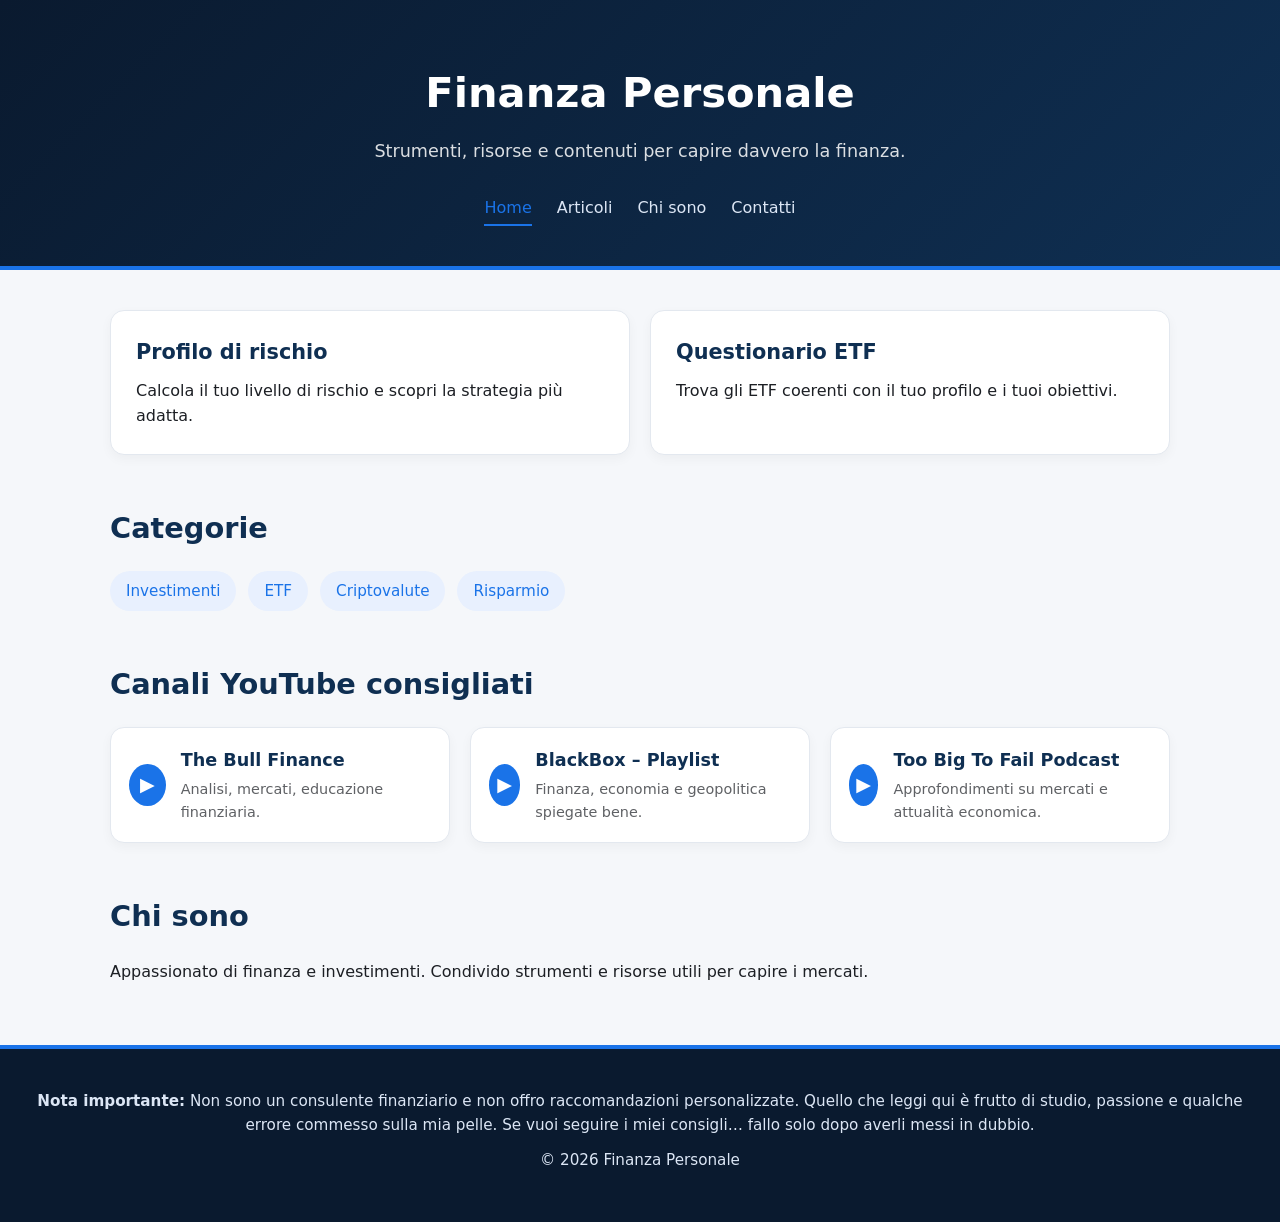
<file: index.html>
<!DOCTYPE html>
<html lang="it">
<head>
    <meta charset="UTF-8">
    <meta name="viewport" content="width=device-width, initial-scale=1.0">
    <title>Finanza Personale</title>
    <link rel="stylesheet" href="style.css">
</head>

<body>

    <header class="app-header">
        <h1>Finanza Personale</h1>
        <p class="subtitle">Strumenti, risorse e contenuti per capire davvero la finanza.</p>

        <nav class="app-nav">
            <a href="index.html" class="active">Home</a>
            <a href="articoli.html">Articoli</a>
            <a href="chi-sono.html">Chi sono</a>
            <a href="contatti.html">Contatti</a>
        </nav>
    </header>

    <main class="app-container">

        <!-- DASHBOARD CARDS -->
        <section class="dashboard">
            <a href="profilo-rischio.html" class="dash-card">
                <h3>Profilo di rischio</h3>
                <p>Calcola il tuo livello di rischio e scopri la strategia più adatta.</p>
            </a>

            <a href="questionario.html" class="dash-card">
                <h3>Questionario ETF</h3>
                <p>Trova gli ETF coerenti con il tuo profilo e i tuoi obiettivi.</p>
            </a>
        </section>

        <!-- CATEGORIE -->
        <section class="section-block">
            <h2>Categorie</h2>
            <div class="tag-grid">
                <span class="tag">Investimenti</span>
                <span class="tag">ETF</span>
                <span class="tag">Criptovalute</span>
                <span class="tag">Risparmio</span>
            </div>
        </section>

        <!-- YOUTUBE -->
        <section class="section-block">
            <h2>Canali YouTube consigliati</h2>

            <div class="yt-grid">

                <a class="yt-card" href="https://www.youtube.com/@thebull_finance" target="_blank">
                    <div class="yt-icon">▶</div>
                    <div class="yt-info">
                        <h3>The Bull Finance</h3>
                        <p>Analisi, mercati, educazione finanziaria.</p>
                    </div>
                </a>

                <a class="yt-card" href="https://www.youtube.com/playlist?list=PLlcZfiOunO5Eo5RmzzrlEgqEJbmg8cez0" target="_blank">
                    <div class="yt-icon">▶</div>
                    <div class="yt-info">
                        <h3>BlackBox – Playlist</h3>
                        <p>Finanza, economia e geopolitica spiegate bene.</p>
                    </div>
                </a>

                <a class="yt-card" href="https://www.youtube.com/@TooBigToFailPodcast" target="_blank">
                    <div class="yt-icon">▶</div>
                    <div class="yt-info">
                        <h3>Too Big To Fail Podcast</h3>
                        <p>Approfondimenti su mercati e attualità economica.</p>
                    </div>
                </a>

            </div>
        </section>

        <!-- CHI SONO -->
        <section class="section-block">
            <h2>Chi sono</h2>
            <p>Appassionato di finanza e investimenti. Condivido strumenti e risorse utili per capire i mercati.</p>
        </section>

    </main>

    <footer class="app-footer">
        <p><strong>Nota importante:</strong> Non sono un consulente finanziario e non offro raccomandazioni personalizzate. 
        Quello che leggi qui è frutto di studio, passione e qualche errore commesso sulla mia pelle. 
        Se vuoi seguire i miei consigli… fallo solo dopo averli messi in dubbio.</p>

        <p>© 2026 Finanza Personale</p>
    </footer>

</body>
</html>
</file>
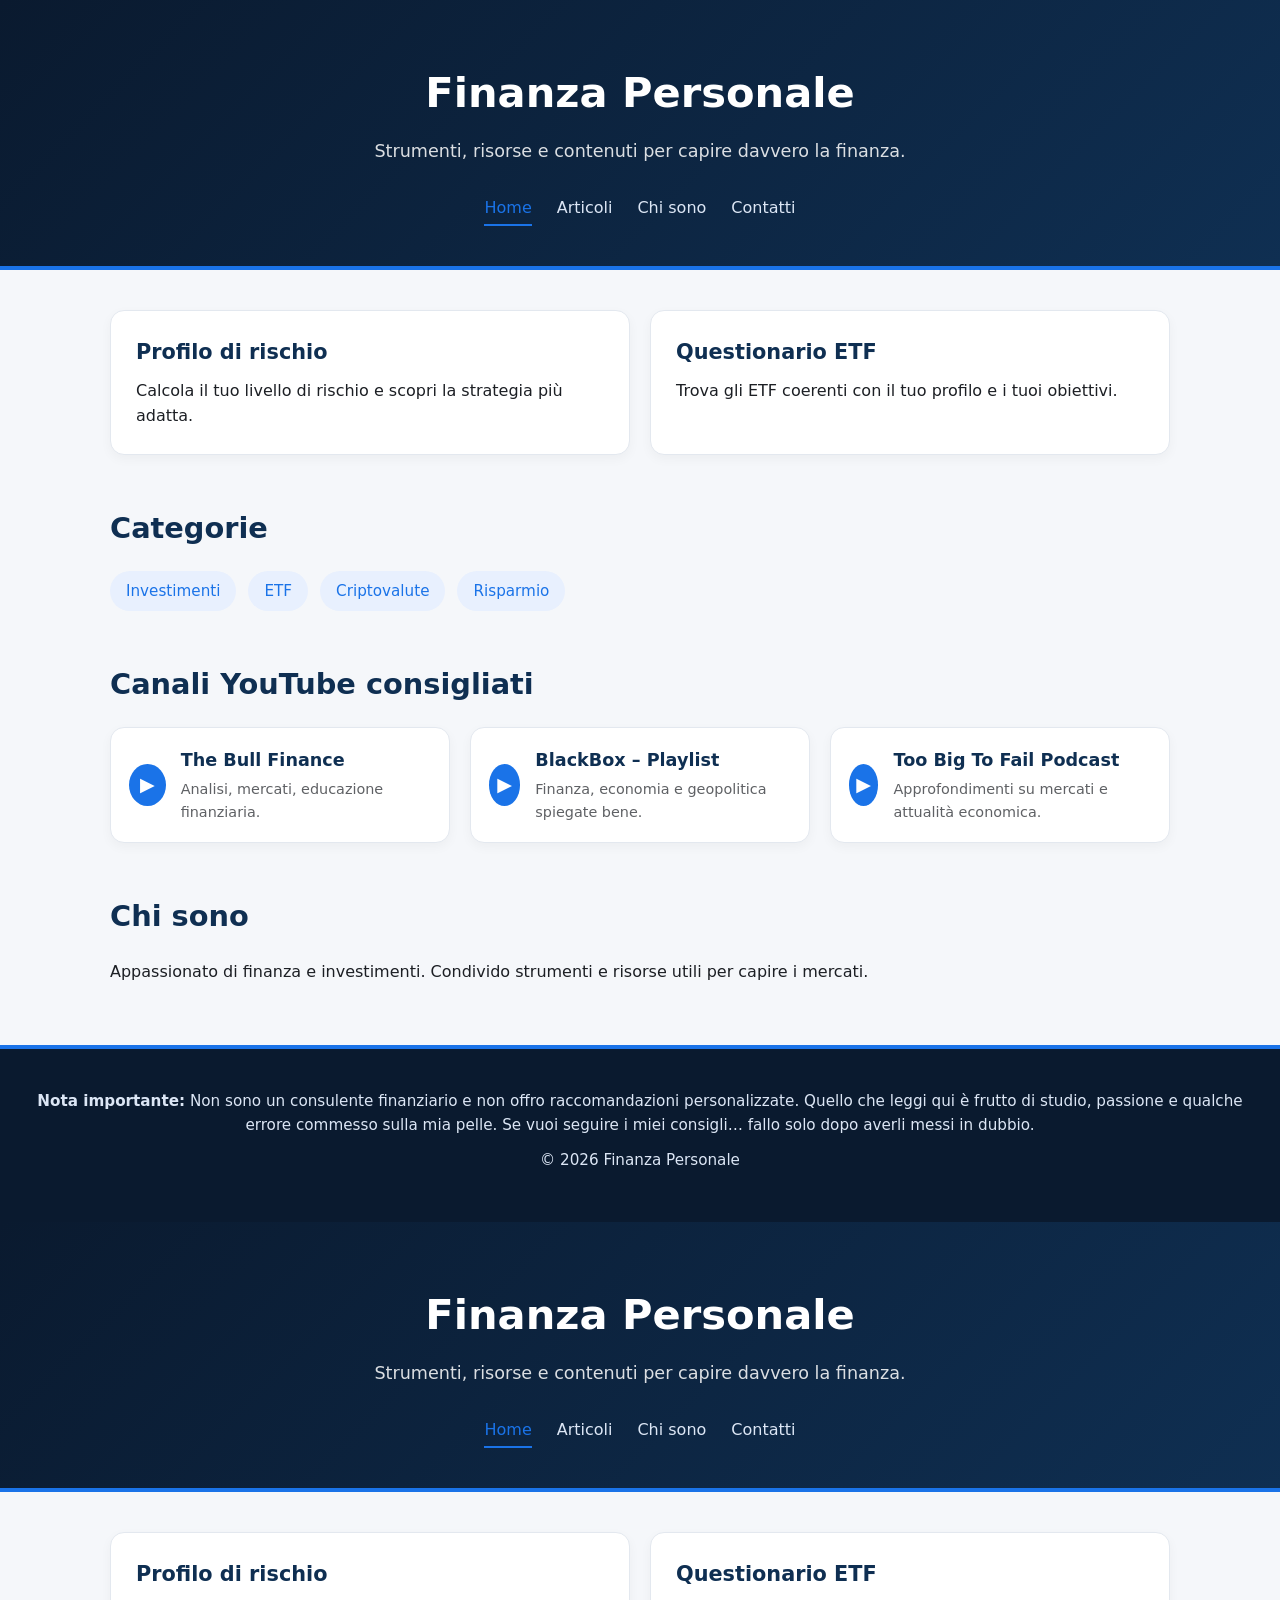
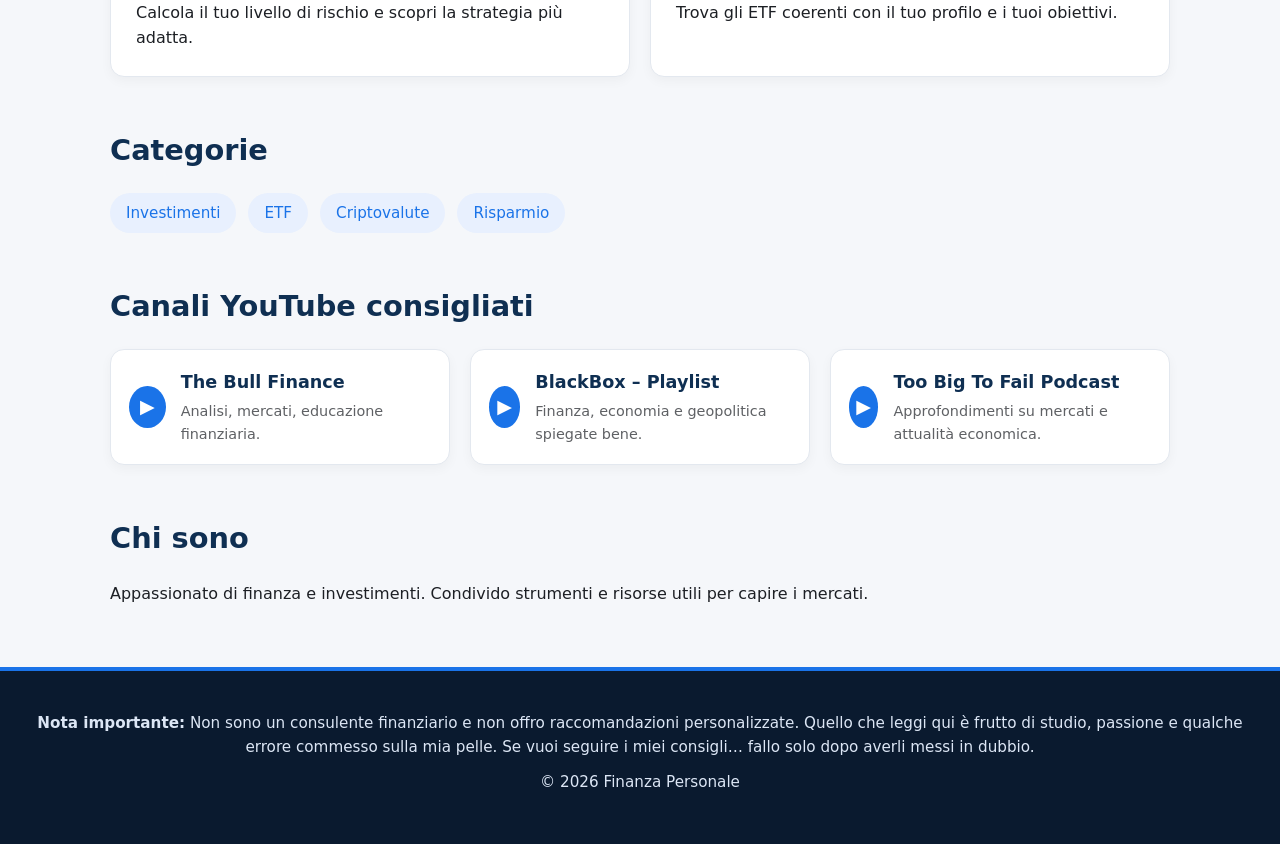
<file: index.HTML>
<!DOCTYPE html>
<html lang="it">
<head>
    <meta charset="UTF-8">
    <meta name="viewport" content="width=device-width, initial-scale=1.0">
    <title>Finanza Personale</title>

    <!-- Google tag (gtag.js) -->
    <script async src="https://www.googletagmanager.com/gtag/js?id=G-FKNCX0K0P9"></script>
    <script>
      window.dataLayer = window.dataLayer || [];
      function gtag(){dataLayer.push(arguments);}
      gtag('js', new Date());
      gtag('config', 'G-FKNCX0K0P9');
    </script>

    <link rel="stylesheet" href="style.css">
</head>
<body>
    <header class="app-header">
        <h1>Finanza Personale</h1>
        <p class="subtitle">Strumenti, risorse e contenuti per capire davvero la finanza.</p>
        <nav class="app-nav">
            <a href="index.html" class="active">Home</a>
            <a href="articoli.html">Articoli</a>
            <a href="chi-sono.html">Chi sono</a>
            <a href="contatti.html">Contatti</a>
        </nav>
    </header>
    <main class="app-container">
        <!-- DASHBOARD CARDS -->
        <section class="dashboard">
            <a href="profilo-rischio.html" class="dash-card">
                <h3>Profilo di rischio</h3>
                <p>Calcola il tuo livello di rischio e scopri la strategia più adatta.</p>
            </a>
            <a href="questionario.html" class="dash-card">
                <h3>Questionario ETF</h3>
                <p>Trova gli ETF coerenti con il tuo profilo e i tuoi obiettivi.</p>
            </a>
        </section>
        <!-- CATEGORIE -->
        <section class="section-block">
            <h2>Categorie</h2>
            <div class="tag-grid">
                <span class="tag">Investimenti</span>
                <span class="tag">ETF</span>
                <span class="tag">Criptovalute</span>
                <span class="tag">Risparmio</span>
            </div>
        </section>
        <!-- YOUTUBE -->
        <section class="section-block">
            <h2>Canali YouTube consigliati</h2>
            <div class="yt-grid">
                <a class="yt-card" href="https://www.youtube.com/@thebull_finance" target="_blank">
                    <div class="yt-icon">▶</div>
                    <div class="yt-info">
                        <h3>The Bull Finance</h3>
                        <p>Analisi, mercati, educazione finanziaria.</p>
                    </div>
                </a>
                <a class="yt-card" href="https://www.youtube.com/playlist?list=PLlcZfiOunO5Eo5RmzzrlEgqEJbmg8cez0" target="_blank">
                    <div class="yt-icon">▶</div>
                    <div class="yt-info">
                        <h3>BlackBox – Playlist</h3>
                        <p>Finanza, economia e geopolitica spiegate bene.</p>
                    </div>
                </a>
                <a class="yt-card" href="https://www.youtube.com/@TooBigToFailPodcast" target="_blank">
                    <div class="yt-icon">▶</div>
                    <div class="yt-info">
                        <h3>Too Big To Fail Podcast</h3>
                        <p>Approfondimenti su mercati e attualità economica.</p>
                    </div>
                </a>
            </div>
        </section>
        <!-- CHI SONO -->
        <section class="section-block">
            <h2>Chi sono</h2>
            <p>Appassionato di finanza e investimenti. Condivido strumenti e risorse utili per capire i mercati.</p>
        </section>
    </main>
    <footer class="app-footer">
        <p><strong>Nota importante:</strong> Non sono un consulente finanziario e non offro raccomandazioni personalizzate. 
        Quello che leggi qui è frutto di studio, passione e qualche errore commesso sulla mia pelle. 
        Se vuoi seguire i miei consigli… fallo solo dopo averli messi in dubbio.</p>
        <p>© 2026 Finanza Personale</p>
    </footer>
</body>
</html><!DOCTYPE html>
<html lang="it">
<head>
    <meta charset="UTF-8">
    <meta name="viewport" content="width=device-width, initial-scale=1.0">
    <title>Finanza Personale</title>
    <link rel="stylesheet" href="style.css">
</head>

<body>

    <header class="app-header">
        <h1>Finanza Personale</h1>
        <p class="subtitle">Strumenti, risorse e contenuti per capire davvero la finanza.</p>

        <nav class="app-nav">
            <a href="index.html" class="active">Home</a>
            <a href="articoli.html">Articoli</a>
            <a href="chi-sono.html">Chi sono</a>
            <a href="contatti.html">Contatti</a>
        </nav>
    </header>

    <main class="app-container">

        <!-- DASHBOARD CARDS -->
        <section class="dashboard">
            <a href="profilo-rischio.html" class="dash-card">
                <h3>Profilo di rischio</h3>
                <p>Calcola il tuo livello di rischio e scopri la strategia più adatta.</p>
            </a>

            <a href="questionario.html" class="dash-card">
                <h3>Questionario ETF</h3>
                <p>Trova gli ETF coerenti con il tuo profilo e i tuoi obiettivi.</p>
            </a>
        </section>

        <!-- CATEGORIE -->
        <section class="section-block">
            <h2>Categorie</h2>
            <div class="tag-grid">
                <span class="tag">Investimenti</span>
                <span class="tag">ETF</span>
                <span class="tag">Criptovalute</span>
                <span class="tag">Risparmio</span>
            </div>
        </section>

        <!-- YOUTUBE -->
        <section class="section-block">
            <h2>Canali YouTube consigliati</h2>

            <div class="yt-grid">

                <a class="yt-card" href="https://www.youtube.com/@thebull_finance" target="_blank">
                    <div class="yt-icon">▶</div>
                    <div class="yt-info">
                        <h3>The Bull Finance</h3>
                        <p>Analisi, mercati, educazione finanziaria.</p>
                    </div>
                </a>

                <a class="yt-card" href="https://www.youtube.com/playlist?list=PLlcZfiOunO5Eo5RmzzrlEgqEJbmg8cez0" target="_blank">
                    <div class="yt-icon">▶</div>
                    <div class="yt-info">
                        <h3>BlackBox – Playlist</h3>
                        <p>Finanza, economia e geopolitica spiegate bene.</p>
                    </div>
                </a>

                <a class="yt-card" href="https://www.youtube.com/@TooBigToFailPodcast" target="_blank">
                    <div class="yt-icon">▶</div>
                    <div class="yt-info">
                        <h3>Too Big To Fail Podcast</h3>
                        <p>Approfondimenti su mercati e attualità economica.</p>
                    </div>
                </a>

            </div>
        </section>

        <!-- CHI SONO -->
        <section class="section-block">
            <h2>Chi sono</h2>
            <p>Appassionato di finanza e investimenti. Condivido strumenti e risorse utili per capire i mercati.</p>
        </section>

    </main>

    <footer class="app-footer">
        <p><strong>Nota importante:</strong> Non sono un consulente finanziario e non offro raccomandazioni personalizzate. 
        Quello che leggi qui è frutto di studio, passione e qualche errore commesso sulla mia pelle. 
        Se vuoi seguire i miei consigli… fallo solo dopo averli messi in dubbio.</p>

        <p>© 2026 Finanza Personale</p>
    </footer>

</body>
</html>
</file>
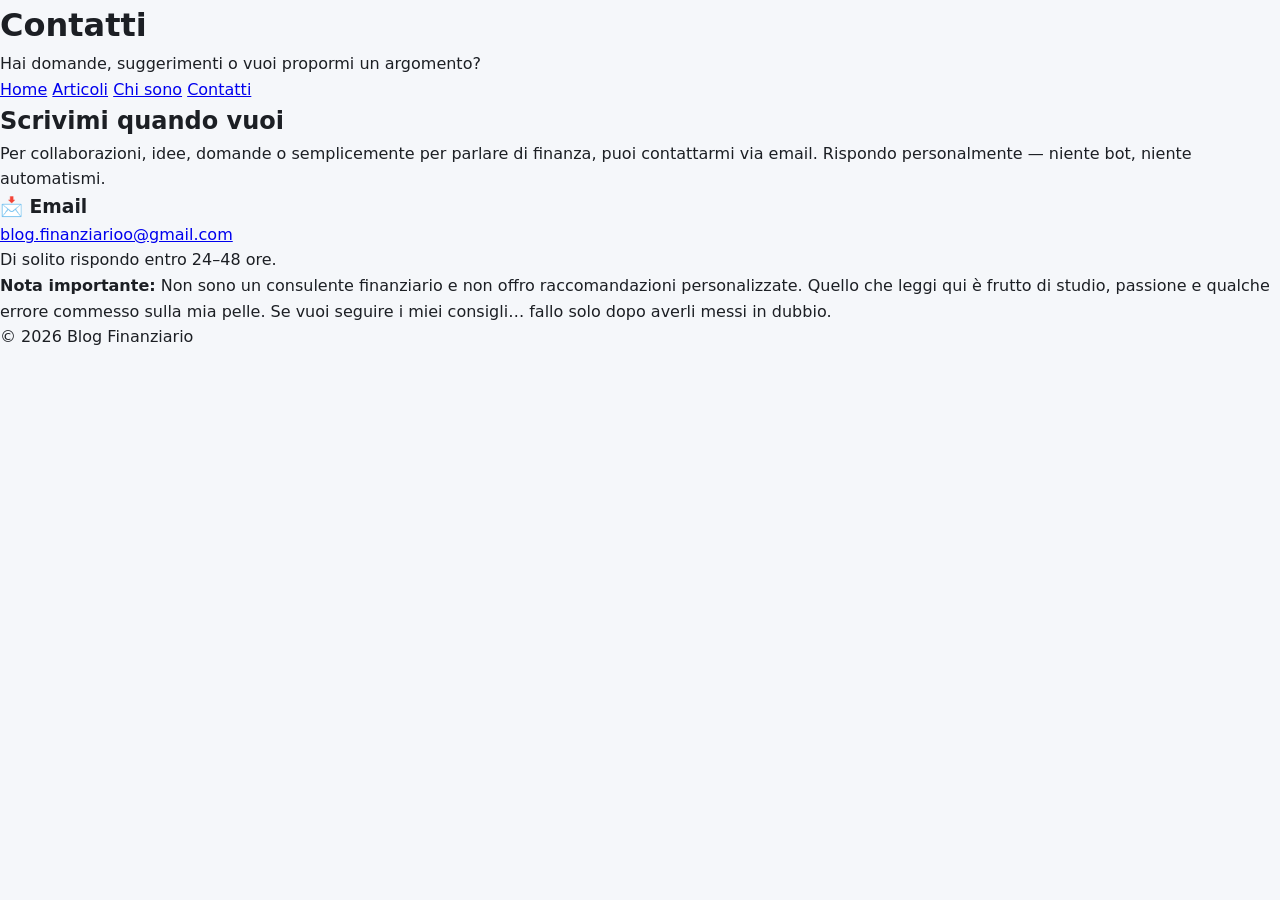
<file: contatti.html>
<!DOCTYPE html>
<html lang="it">
<head>
    <meta charset="UTF-8">
    <meta name="viewport" content="width=device-width, initial-scale=1.0">
    <title>Contatti – Blog Finanziario</title>
    <link rel="stylesheet" href="style.css">
</head>

<body>

    <header>
        <h1>Contatti</h1>
        <p>Hai domande, suggerimenti o vuoi propormi un argomento?</p>

        <nav>
            <a href="index.html">Home</a>
            <a href="articoli.html">Articoli</a>
            <a href="chi-sono.html">Chi sono</a>
            <a href="contatti.html" class="active">Contatti</a>
        </nav>
    </header>

    <main>

        <section class="contatti">
            <h2>Scrivimi quando vuoi</h2>

            <p>Per collaborazioni, idee, domande o semplicemente per parlare di finanza, puoi contattarmi via email. Rispondo personalmente — niente bot, niente automatismi.</p>

            <div class="contact-card">
                <h3>📩 Email</h3>
                <p>
                    <a href="mailto:blog.finanziarioo@gmail.com">
                        blog.finanziarioo@gmail.com
                    </a>
                </p>
                <p class="note">Di solito rispondo entro 24–48 ore.</p>
            </div>
        </section>

    </main>

    <footer>
        <p><strong>Nota importante:</strong> Non sono un consulente finanziario e non offro raccomandazioni personalizzate. 
        Quello che leggi qui è frutto di studio, passione e qualche errore commesso sulla mia pelle. 
        Se vuoi seguire i miei consigli… fallo solo dopo averli messi in dubbio.</p>

        <p>© 2026 Blog Finanziario</p>
    </footer>

</body>
</html>
</file>
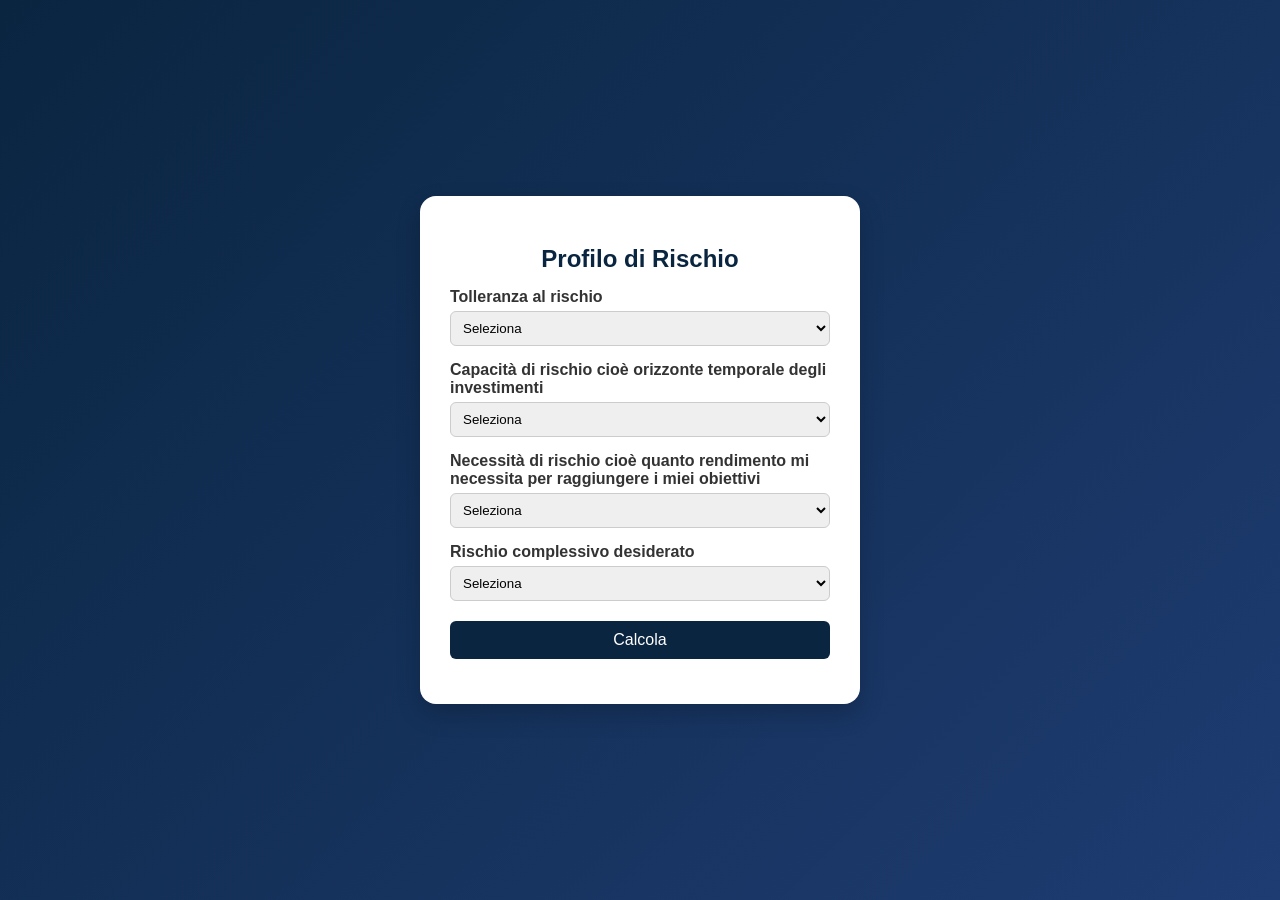
<file: profilo-rischio.html>
<!DOCTYPE html>
<html lang="it">
<head>
  <meta charset="UTF-8">
  <meta name="viewport" content="width=device-width, initial-scale=1.0">
  <title>Profilo di Rischio</title>

  <style>
    body {
      font-family: Arial, sans-serif;
      background: linear-gradient(135deg,#0a2540,#1e3c72);
      display:flex;justify-content:center;align-items:center;height:100vh;margin:0;
      color:#333;
    }

    .card {
      background:white;padding:30px;border-radius:16px;
      box-shadow:0 10px 25px rgba(0,0,0,0.2);width:380px;
    }

    h2 {text-align:center;margin-bottom:10px;color:#0a2540;}

    label {display:block;margin-top:15px;font-weight:bold;}
    select {width:100%;padding:8px;margin-top:5px;border-radius:6px;border:1px solid #ccc;}

    button {
      margin-top:20px;width:100%;padding:10px;background:#0a2540;
      color:white;border:none;border-radius:6px;cursor:pointer;font-size:16px;
    }

    .explain {margin-top:15px;text-align:center;font-size:16px;font-weight:bold;color:#0a2540;}

    .circle-container {
      width:140px;
      height:140px;
      margin:20px auto 0;
      position:relative;
    }

    .circle-container svg {
      transform:rotate(-90deg);
    }

    .circle-text {
      position:absolute;
      top:50%;left:50%;
      transform:translate(-50%, -50%);
      font-size:20px;
      font-weight:bold;
      color:#0a2540;
    }
  </style>
</head>

<body>

<div class="card">

  <h2>Profilo di Rischio</h2>

  <label>Tolleranza al rischio</label>
  <select id="tolleranza">
    <option value="">Seleziona</option>
    <option value="2">Alta (forti oscillazioni)</option>
    <option value="3">Media</option>
    <option value="4">Bassa</option>
  </select>

  <label>Capacità di rischio cioè orizzonte temporale degli investimenti</label>
  <select id="capacita">
    <option value="">Seleziona</option>
    <option value="2">Lungo periodo (>20 anni)</option>
    <option value="3">Medio (10-20 anni)</option>
    <option value="4">Breve (<10 anni)</option>
  </select>

  <label>Necessità di rischio cioè quanto rendimento mi necessita per raggiungere i miei obiettivi</label>
  <select id="necessita">
    <option value="">Seleziona</option>
    <option value="2">Rendimento elevato</option>
    <option value="3">Medio-alto</option>
    <option value="4">Medio-basso</option>
  </select>

  <label>Rischio complessivo desiderato</label>
  <select id="complessivo">
    <option value="">Seleziona</option>
    <option value="0">Nullo</option>
    <option value="0.3">Poco</option>
    <option value="0.5">Medio</option>
    <option value="0.7">Medio alto</option>
    <option value="0.85">Alto</option>
    <option value="1">Massimo</option>
  </select>

  <button onclick="calcolaMedia()">Calcola</button>

  <div class="explain" id="spiegazione"></div>

  <div class="circle-container" id="circleBox" style="display:none;">
    <svg width="140" height="140">
      <circle cx="70" cy="70" r="60" stroke="#e6e6e6" stroke-width="12" fill="none"></circle>
      <circle id="progressCircle" cx="70" cy="70" r="60"
              stroke="#0a2540" stroke-width="12" fill="none"
              stroke-linecap="round"
              stroke-dasharray="377"
              stroke-dashoffset="377"></circle>
    </svg>
    <div class="circle-text" id="circleText">0%</div>
  </div>

</div>

<script>
function calcolaMedia(){
  let t = parseFloat(document.getElementById('tolleranza').value);
  let c = parseFloat(document.getElementById('capacita').value);
  let n = parseFloat(document.getElementById('necessita').value);
  let r = parseFloat(document.getElementById('complessivo').value);

  if(isNaN(t) || isNaN(c) || isNaN(n) || isNaN(r)){
    document.getElementById('spiegazione').innerText = "Completa tutte le selezioni";
    return;
  }

  let media = (t + c + n + r) / 4;

  // Formula × coefficiente finale
  let maxAzioni = (1.33778256608982 / media) * r;

  // Limiti 0–100%
  maxAzioni = Math.min(1, Math.max(0, maxAzioni));

  let percentualeAzioni = (maxAzioni * 100).toFixed(2);

  // Testo finale richiesto
  document.getElementById('spiegazione').innerText =
    `% Azioni da detenere in portafoglio: ${percentualeAzioni}%`;

  aggiornaIndicatore(percentualeAzioni);
}

function aggiornaIndicatore(percentuale){
  const circle = document.getElementById("progressCircle");
  const text = document.getElementById("circleText");
  const box = document.getElementById("circleBox");

  box.style.display = "block";

  const maxDash = 377;
  const targetOffset = maxDash - (maxDash * percentuale / 100);

  let current = 377;
  let step = (current - targetOffset) / 40;

  let anim = setInterval(() => {
    current -= step;
    if(current <= targetOffset){
      current = targetOffset;
      clearInterval(anim);
    }
    circle.style.strokeDashoffset = current;
    text.innerText = percentuale + "%";
  }, 15);
}
</script>

</body>
</html>
</file>
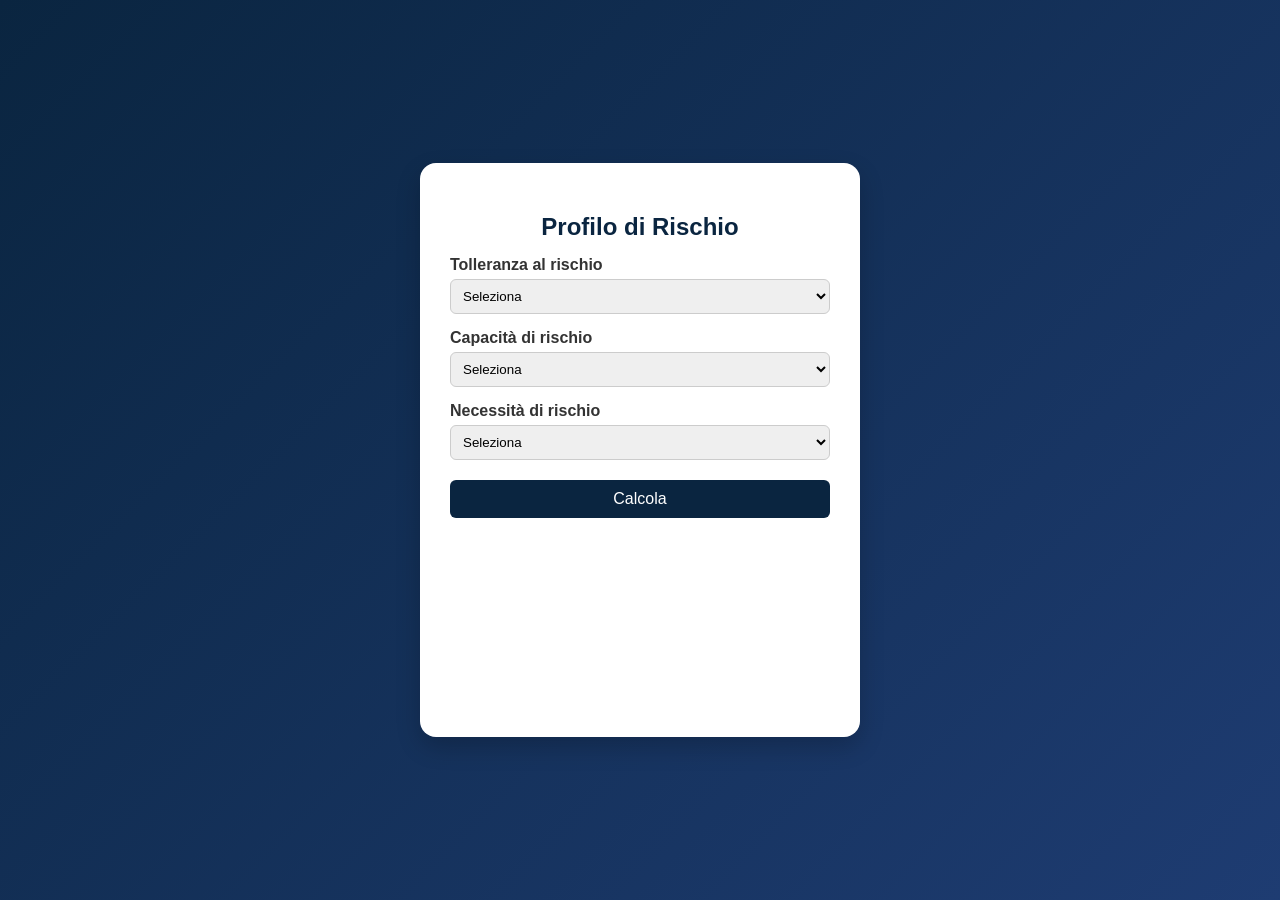
<file: profilorischio.html>
<!DOCTYPE html>
<html lang="it">
<head>
  <meta charset="UTF-8">
  <meta name="viewport" content="width=device-width, initial-scale=1.0">
  <title>Profilo di Rischio</title>
  <style>
    body {
      font-family: Arial, sans-serif;
      background: linear-gradient(135deg,#0a2540,#1e3c72);
      display:flex;justify-content:center;align-items:center;height:100vh;margin:0;
      color:#333;
    }
    .card {
      background:white;padding:30px;border-radius:16px;box-shadow:0 10px 25px rgba(0,0,0,0.2);width:380px;
    }
    h2 {text-align:center;margin-bottom:10px;color:#0a2540;}
    label {display:block;margin-top:15px;font-weight:bold;}
    select {width:100%;padding:8px;margin-top:5px;border-radius:6px;border:1px solid #ccc;}
    button {margin-top:20px;width:100%;padding:10px;background:#0a2540;color:white;border:none;border-radius:6px;cursor:pointer;font-size:16px;}
    .result {margin-top:15px;text-align:center;font-weight:bold;}
    .explain {margin-top:10px;font-size:14px;color:#555;}
    canvas {margin-top:20px;}
  </style>
</head>
<body>

<div class="card">
  <h2>Profilo di Rischio</h2>

  <label>Tolleranza al rischio</label>
  <select id="tolleranza">
    <option value="">Seleziona</option>
    <option value="2">Alta (forti oscillazioni)</option>
    <option value="3">Media</option>
    <option value="4">Bassa</option>
  </select>

  <label>Capacità di rischio</label>
  <select id="capacita">
    <option value="">Seleziona</option>
    <option value="2">Lungo periodo (>20 anni)</option>
    <option value="3">Medio (10-20 anni)</option>
    <option value="4">Breve (<10 anni)</option>
  </select>

  <label>Necessità di rischio</label>
  <select id="necessita">
    <option value="">Seleziona</option>
    <option value="2">Rendimento elevato</option>
    <option value="3">Medio-alto</option>
    <option value="4">Medio-basso</option>
  </select>

  <button onclick="calcolaMedia()">Calcola</button>

  <div class="result" id="risultato"></div>
  <div class="explain" id="spiegazione"></div>

  <canvas id="grafico" width="300" height="150"></canvas>
</div>

<script>
function calcolaMedia(){
  let t=parseFloat(document.getElementById('tolleranza').value);
  let c=parseFloat(document.getElementById('capacita').value);
  let n=parseFloat(document.getElementById('necessita').value);

  if(isNaN(t)||isNaN(c)||isNaN(n)){
    document.getElementById('risultato').innerText="Completa tutte le selezioni";
    return;
  }

  let media=(t+c+n)/3;
  let y=Math.round(media);

  let profilo="";
  let spiegazione="";

  if(y===2){
    profilo="Alto";
    spiegazione="Profilo aggressivo: orientato alla crescita con alta volatilità.";
  } else if(y===3){
    profilo="Medio";
    spiegazione="Profilo bilanciato: equilibrio tra rischio e rendimento.";
  } else {
    profilo="Basso";
    spiegazione="Profilo prudente: focus su stabilità e protezione del capitale.";
  }

  document.getElementById('risultato').innerText=`Media: ${media.toFixed(2)} | Y = ${y} (${profilo})`;
  document.getElementById('spiegazione').innerText=spiegazione;

  disegnaGrafico(t,c,n);
}

function disegnaGrafico(t,c,n){
  let canvas=document.getElementById('grafico');
  let ctx=canvas.getContext('2d');
  ctx.clearRect(0,0,canvas.width,canvas.height);

  let valori=[t,c,n];
  let labels=["T","C","N"];

  for(let i=0;i<valori.length;i++){
    let x=50+i*80;
    let h=valori[i]*20;
    ctx.fillRect(x,150-h,40,h);
    ctx.fillText(labels[i],x+15,145);
  }
}
</script>

</body>
</html>
</file>
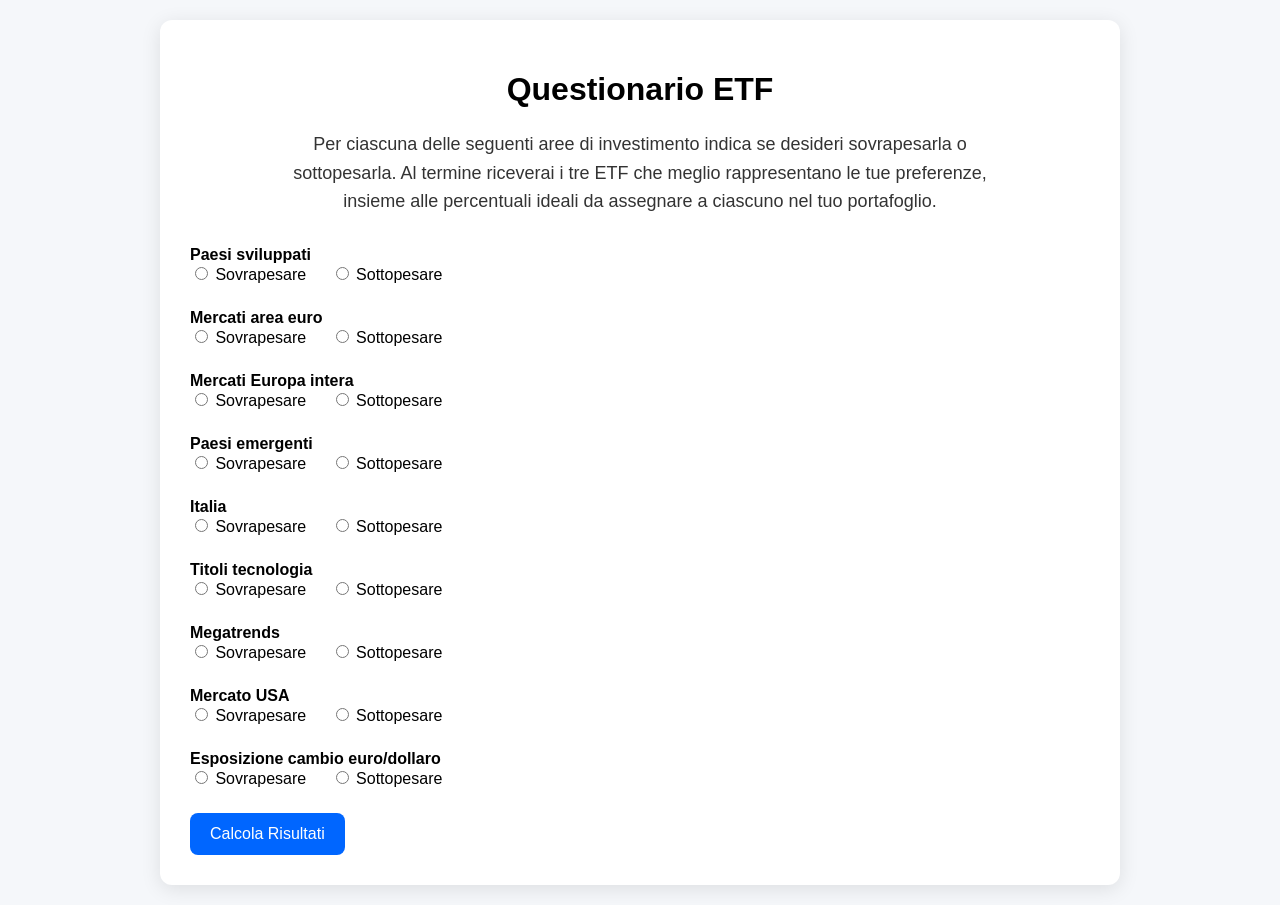
<file: questionario.html>
<!DOCTYPE html>
<html lang="it">
<head>
<meta charset="UTF-8">
<meta name="viewport" content="width=device-width, initial-scale=1.0">
<title>Questionario ETF – Profilazione</title>

<style>
body {
    font-family: Arial, sans-serif;
    background: #f5f7fa;
    margin: 0;
    padding: 20px;
}
.container {
    max-width: 900px;
    margin: auto;
    background: white;
    padding: 30px;
    border-radius: 12px;
    box-shadow: 0 4px 20px rgba(0,0,0,0.1);
}
h1 { text-align: center; }

.intro {
    font-size: 18px;
    color: #333;
    text-align: center;
    margin: 15px auto 30px auto;
    max-width: 700px;
    line-height: 1.6;
}

.question { margin-bottom: 25px; }
label {
    display: inline-block;
    margin-right: 20px;
    cursor: pointer;
}
button {
    padding: 12px 20px;
    background: #0066ff;
    color: white;
    border: none;
    border-radius: 8px;
    cursor: pointer;
    font-size: 16px;
}
button:hover { background: #004ecc; }
.result-box {
    margin-top: 40px;
    padding: 20px;
    background: #eef3ff;
    border-radius: 10px;
}

/* BARRE ANIMATE */
.bar-container {
    width: 100%;
    background: #dce4ff;
    border-radius: 8px;
    height: 20px;
    overflow: hidden;
    margin-top: 6px;
}
.bar {
    height: 100%;
    width: 0%;
    border-radius: 8px;
    transition: width 1.2s ease;
}

/* COLORI ETF (gradienti animati) */
.EM      { background: linear-gradient(90deg, #ff7e5f, #feb47b); }
.EU600   { background: linear-gradient(90deg, #6a11cb, #2575fc); }
.ITA     { background: linear-gradient(90deg, #ff4e50, #f9d423); }
.EMU     { background: linear-gradient(90deg, #11998e, #38ef7d); }
.ROBOT   { background: linear-gradient(90deg, #00c6ff, #0072ff); }
.MEGA    { background: linear-gradient(90deg, #f7971e, #ffd200); }
.SP500   { background: linear-gradient(90deg, #f953c6, #b91d73); }
.WORLD   { background: linear-gradient(90deg, #4facfe, #00f2fe); }
.ALLWORLD{ background: linear-gradient(90deg, #43e97b, #38f9d7); }
.SPDRW   { background: linear-gradient(90deg, #fa709a, #fee140); }
.ACWI    { background: linear-gradient(90deg, #30cfd0, #330867); }
.NASDAQ  { background: linear-gradient(90deg, #7f00ff, #e100ff); }

/* ICONA ETF */
.etf-icon {
    width: 18px;
    height: 18px;
    vertical-align: middle;
    margin-right: 6px;
}
</style>
</head>

<body>
<div class="container">
<h1>Questionario ETF</h1>

<p class="intro">
    Per ciascuna delle seguenti aree di investimento indica se desideri sovrapesarla o sottopesarla.
    Al termine riceverai i tre ETF che meglio rappresentano le tue preferenze, insieme alle percentuali
    ideali da assegnare a ciascuno nel tuo portafoglio.
</p>

<form id="quizForm"></form>

<button type="button" onclick="calcolaRisultati()">Calcola Risultati</button>

<div id="risultati" class="result-box" style="display:none;"></div>
</div>

<script>
// DOMANDE
const domande = [
    { id: "Q1", testo: "Paesi sviluppati" },
    { id: "Q2", testo: "Mercati area euro" },
    { id: "Q3", testo: "Mercati Europa intera" },
    { id: "Q4", testo: "Paesi emergenti" },
    { id: "Q5", testo: "Italia" },
    { id: "Q6", testo: "Titoli tecnologia" },
    { id: "Q7", testo: "Megatrends" },
    { id: "Q8", testo: "Mercato USA" },
    { id: "Q9", testo: "Esposizione cambio euro/dollaro" }
];

// INFO ETF (nome + ISIN)
const etfInfo = {
  EM:{nome:"iShares Core MSCI Emerging Markets IMI UCITS ETF",isin:"IE00BKM4GZ66"},
  EU600:{nome:"Amundi Core STOXX Europe 600 UCITS ETF",isin:"LU0908500753"},
  ITA:{nome:"Amundi FTSE MIB UCITS ETF",isin:"LU1681043086"},
  EMU:{nome:"iShares Core MSCI EMU UCITS ETF",isin:"IE00B53QG562"},
  ROBOT:{nome:"iShares Automation & Robotics UCITS ETF",isin:"IE00BYZK4552"},
  MEGA:{nome:"WisdomTree Megatrends UCITS ETF",isin:"IE00BM67HT60"},
  SP500:{nome:"iShares Core S&P 500 UCITS ETF",isin:"IE00B5BMR087"},
  WORLD:{nome:"iShares Core MSCI World UCITS ETF",isin:"IE00B4L5Y983"},
  ALLWORLD:{nome:"Vanguard FTSE All-World UCITS ETF",isin:"IE00B3RBWM25"},
  SPDRW:{nome:"SPDR MSCI World UCITS ETF",isin:"IE00BFY0GT14"},
  ACWI:{nome:"SPDR MSCI ACWI UCITS ETF",isin:"IE00B44Z5B48"},
  NASDAQ:{nome:"Invesco NASDAQ-100 UCITS ETF",isin:"IE00B53SZB19"}
};

// PESI COMPLETI
const pesi = {
    Q1:{ A:{EM:0,EU600:10,ITA:0,EMU:0,ROBOT:0,MEGA:0,SP500:19,WORLD:250,ALLWORLD:-80,SPDRW:0,ACWI:0,NASDAQ:0},
         B:{EM:0,EU600:0,ITA:0,EMU:0,ROBOT:5,MEGA:5,SP500:0,WORLD:-80,ALLWORLD:250,SPDRW:0,ACWI:0,NASDAQ:0} },

    Q2:{ A:{EM:0,EU600:0,ITA:3,EMU:25,ROBOT:0,MEGA:0,SP500:0,WORLD:0,ALLWORLD:0,SPDRW:0,ACWI:0,NASDAQ:0},
         B:{EM:0,EU600:0,ITA:-3,EMU:-10,ROBOT:0,MEGA:0,SP500:0,WORLD:0,ALLWORLD:0,SPDRW:0,ACWI:0,NASDAQ:0} },

    Q3:{ A:{EM:0,EU600:30,ITA:5,EMU:0,ROBOT:0,MEGA:0,SP500:0,WORLD:0,ALLWORLD:0,SPDRW:0,ACWI:0,NASDAQ:0},
         B:{EM:0,EU600:-10,ITA:-5,EMU:0,ROBOT:0,MEGA:0,SP500:0,WORLD:0,ALLWORLD:0,SPDRW:0,ACWI:0,NASDAQ:0} },

    Q4:{ A:{EM:29,EU600:0,ITA:0,EMU:0,ROBOT:0,MEGA:0,SP500:0,WORLD:-20,ALLWORLD:10,SPDRW:0,ACWI:0,NASDAQ:0},
         B:{EM:-29,EU600:0,ITA:0,EMU:0,ROBOT:0,MEGA:0,SP500:0,WORLD:20,ALLWORLD:-10,SPDRW:0,ACWI:0,NASDAQ:0} },

    Q5:{ A:{EM:0,EU600:0,ITA:30,EMU:0,ROBOT:0,MEGA:0,SP500:0,WORLD:0,ALLWORLD:0,SPDRW:0,ACWI:0,NASDAQ:0},
         B:{EM:0,EU600:0,ITA:0,EMU:0,ROBOT:0,MEGA:0,SP500:0,WORLD:0,ALLWORLD:0,SPDRW:0,ACWI:0,NASDAQ:0} },

    Q6:{ A:{EM:4,EU600:0,ITA:0,EMU:0,ROBOT:20,MEGA:10,SP500:0,WORLD:0,ALLWORLD:0,SPDRW:0,ACWI:0,NASDAQ:30},
         B:{EM:0,EU600:0,ITA:0,EMU:0,ROBOT:-10,MEGA:-10,SP500:0,WORLD:0,ALLWORLD:0,SPDRW:0,ACWI:0,NASDAQ:-10} },

    Q7:{ A:{EM:4,EU600:0,ITA:0,EMU:0,ROBOT:10,MEGA:25,SP500:0,WORLD:0,ALLWORLD:0,SPDRW:0,ACWI:0,NASDAQ:20},
         B:{EM:0,EU600:0,ITA:0,EMU:0,ROBOT:-10,MEGA:-25,SP500:0,WORLD:0,ALLWORLD:0,SPDRW:0,ACWI:0,NASDAQ:-10} },

    Q8:{ A:{EM:0,EU600:0,ITA:0,EMU:0,ROBOT:0,MEGA:0,SP500:30,WORLD:10,ALLWORLD:0,SPDRW:0,ACWI:0,NASDAQ:20},
         B:{EM:10,EU600:10,ITA:0,EMU:10,ROBOT:0,MEGA:0,SP500:0,WORLD:0,ALLWORLD:30,SPDRW:0,ACWI:0,NASDAQ:0} },

    Q9:{ A:{EM:-10,EU600:0,ITA:0,EMU:0,ROBOT:-5,MEGA:-5,SP500:-10,WORLD:-20,ALLWORLD:-20,SPDRW:20,ACWI:20,NASDAQ:-5},
         B:{EM:0,EU600:0,ITA:0,EMU:0,ROBOT:0,MEGA:0,SP500:0,WORLD:0,ALLWORLD:0,SPDRW:0,ACWI:0,NASDAQ:0} }
};

// GENERA DOMANDE
const form = document.getElementById("quizForm");
domande.forEach(d => {
    const div = document.createElement("div");
    div.className = "question";
    div.innerHTML = `
        <strong>${d.testo}</strong><br>
        <label><input type="radio" name="${d.id}" value="A"> Sovrapesare</label>
        <label><input type="radio" name="${d.id}" value="B"> Sottopesare</label>
    `;
    form.appendChild(div);
});

// CALCOLO RISULTATI
function calcolaRisultati() {
    let totale = { EM:0,EU600:0,ITA:0,EMU:0,ROBOT:0,MEGA:0,SP500:0,WORLD:0,ALLWORLD:0,SPDRW:0,ACWI:0,NASDAQ:0 };

    domande.forEach(d => {
        const risposta = document.querySelector(`input[name="${d.id}"]:checked`);
        if (!risposta) return;
        const peso = pesi[d.id][risposta.value];
        for (let etf in totale) totale[etf] += peso[etf];
    });

    const top3 = Object.entries(totale)
        .sort((a,b) => b[1] - a[1])
        .slice(0,3);

    const sommaTop3 = top3.reduce((acc, item) => acc + item[1], 0);

    const percentuali = top3.map(([nome, valore]) => {
        const perc = Math.round((valore / sommaTop3) * 100);
        return { nome, valore, perc };
    });

    document.getElementById("risultati").style.display = "block";
    document.getElementById("risultati").innerHTML = `
        <h2>Risultati</h2>
        <h3>Top 3 ETF (normalizzati a 100%)</h3>

        ${percentuali.map(p => `
            <div style="margin-bottom:20px;">
                <span>
                    <svg class="etf-icon" viewBox="0 0 24 24">
                        <circle cx="12" cy="12" r="10" fill="#00000022"></circle>
                        <text x="12" y="16" text-anchor="middle" font-size="10" fill="#000">${p.nome[0]}</text>
                    </svg>

                    <strong>${etfInfo[p.nome].nome}</strong>
                    <span style="color:#555;">(${etfInfo[p.nome].isin})</span>
                    — ${p.perc}%
                </span>

                <div class="bar-container">
                    <div class="bar ${p.nome}" data-width="${p.perc}%"></div>
                </div>
            </div>
        `).join("")}
    `;

    setTimeout(() => {
        document.querySelectorAll(".bar").forEach(bar => {
            bar.style.width = bar.getAttribute("data-width");
        });
    }, 100);
}
</script>

</body>
</html>
</file>
<file: style.css>
/* FONT & RESET */
* {
    margin: 0;
    padding: 0;
    box-sizing: border-box;
    font-family: "Inter", system-ui, sans-serif;
}

body {
    background: #f5f7fa;
    color: #1c1f24;
    line-height: 1.6;
}

/* HEADER */
.app-header {
    text-align: center;
    padding: 60px 20px 40px;
    background: linear-gradient(135deg, #0a1a2f, #0f2f52);
    color: white;
    border-bottom: 4px solid #1a73e8;
}

.app-header h1 {
    font-size: 2.6rem;
    font-weight: 700;
}

.subtitle {
    margin-top: 10px;
    font-size: 1.1rem;
    opacity: 0.85;
}

/* NAVBAR */
.app-nav {
    margin-top: 30px;
    display: flex;
    justify-content: center;
    gap: 25px;
}

.app-nav a {
    color: #dce6f5;
    text-decoration: none;
    font-weight: 500;
    padding-bottom: 4px;
    transition: 0.2s;
}

.app-nav a.active,
.app-nav a:hover {
    color: #1a73e8;
    border-bottom: 2px solid #1a73e8;
}

/* MAIN CONTAINER */
.app-container {
    max-width: 1100px;
    margin: 40px auto;
    padding: 0 20px;
}

/* DASHBOARD CARDS */
.dashboard {
    display: grid;
    grid-template-columns: repeat(auto-fit, minmax(260px, 1fr));
    gap: 20px;
    margin-bottom: 50px;
}

.dash-card {
    background: white;
    padding: 25px;
    border-radius: 14px;
    border: 1px solid #e3e8ef;
    text-decoration: none;
    color: #1c1f24;
    transition: 0.25s ease;
    box-shadow: 0 4px 12px rgba(0,0,0,0.04);
}

.dash-card:hover {
    transform: translateY(-4px);
    border-color: #1a73e8;
    box-shadow: 0 6px 18px rgba(0,0,0,0.08);
}

.dash-card h3 {
    font-size: 1.3rem;
    margin-bottom: 8px;
    color: #0f2f52;
}

/* SECTION BLOCKS */
.section-block {
    margin-bottom: 50px;
}

.section-block h2 {
    font-size: 1.8rem;
    margin-bottom: 20px;
    color: #0f2f52;
}

/* TAG GRID */
.tag-grid {
    display: flex;
    flex-wrap: wrap;
    gap: 12px;
}

.tag {
    background: #e8f0fe;
    color: #1a73e8;
    padding: 8px 16px;
    border-radius: 20px;
    font-size: 0.95rem;
    font-weight: 500;
}

/* YOUTUBE GRID */
.yt-grid {
    display: grid;
    grid-template-columns: repeat(auto-fit, minmax(280px, 1fr));
    gap: 20px;
}

.yt-card {
    display: flex;
    align-items: center;
    gap: 15px;
    background: white;
    padding: 18px;
    border-radius: 14px;
    border: 1px solid #e3e8ef;
    text-decoration: none;
    color: #1c1f24;
    transition: 0.25s ease;
    box-shadow: 0 4px 12px rgba(0,0,0,0.04);
}

.yt-card:hover {
    transform: translateY(-4px);
    border-color: #1a73e8;
    box-shadow: 0 6px 18px rgba(0,0,0,0.08);
}

.yt-icon {
    background: #1a73e8;
    color: white;
    width: 42px;
    height: 42px;
    border-radius: 50%;
    display: flex;
    align-items: center;
    justify-content: center;
    font-size: 1.2rem;
}

.yt-info h3 {
    font-size: 1.1rem;
    margin-bottom: 4px;
    color: #0f2f52;
}

.yt-info p {
    font-size: 0.9rem;
    opacity: 0.7;
}

/* FOOTER */
.app-footer {
    text-align: center;
    padding: 40px 20px;
    margin-top: 60px;
    background: #0a1a2f;
    color: #dce6f5;
    border-top: 4px solid #1a73e8;
}

.app-footer p {
    margin-bottom: 10px;
    font-size: 0.95rem;
}
</file>
